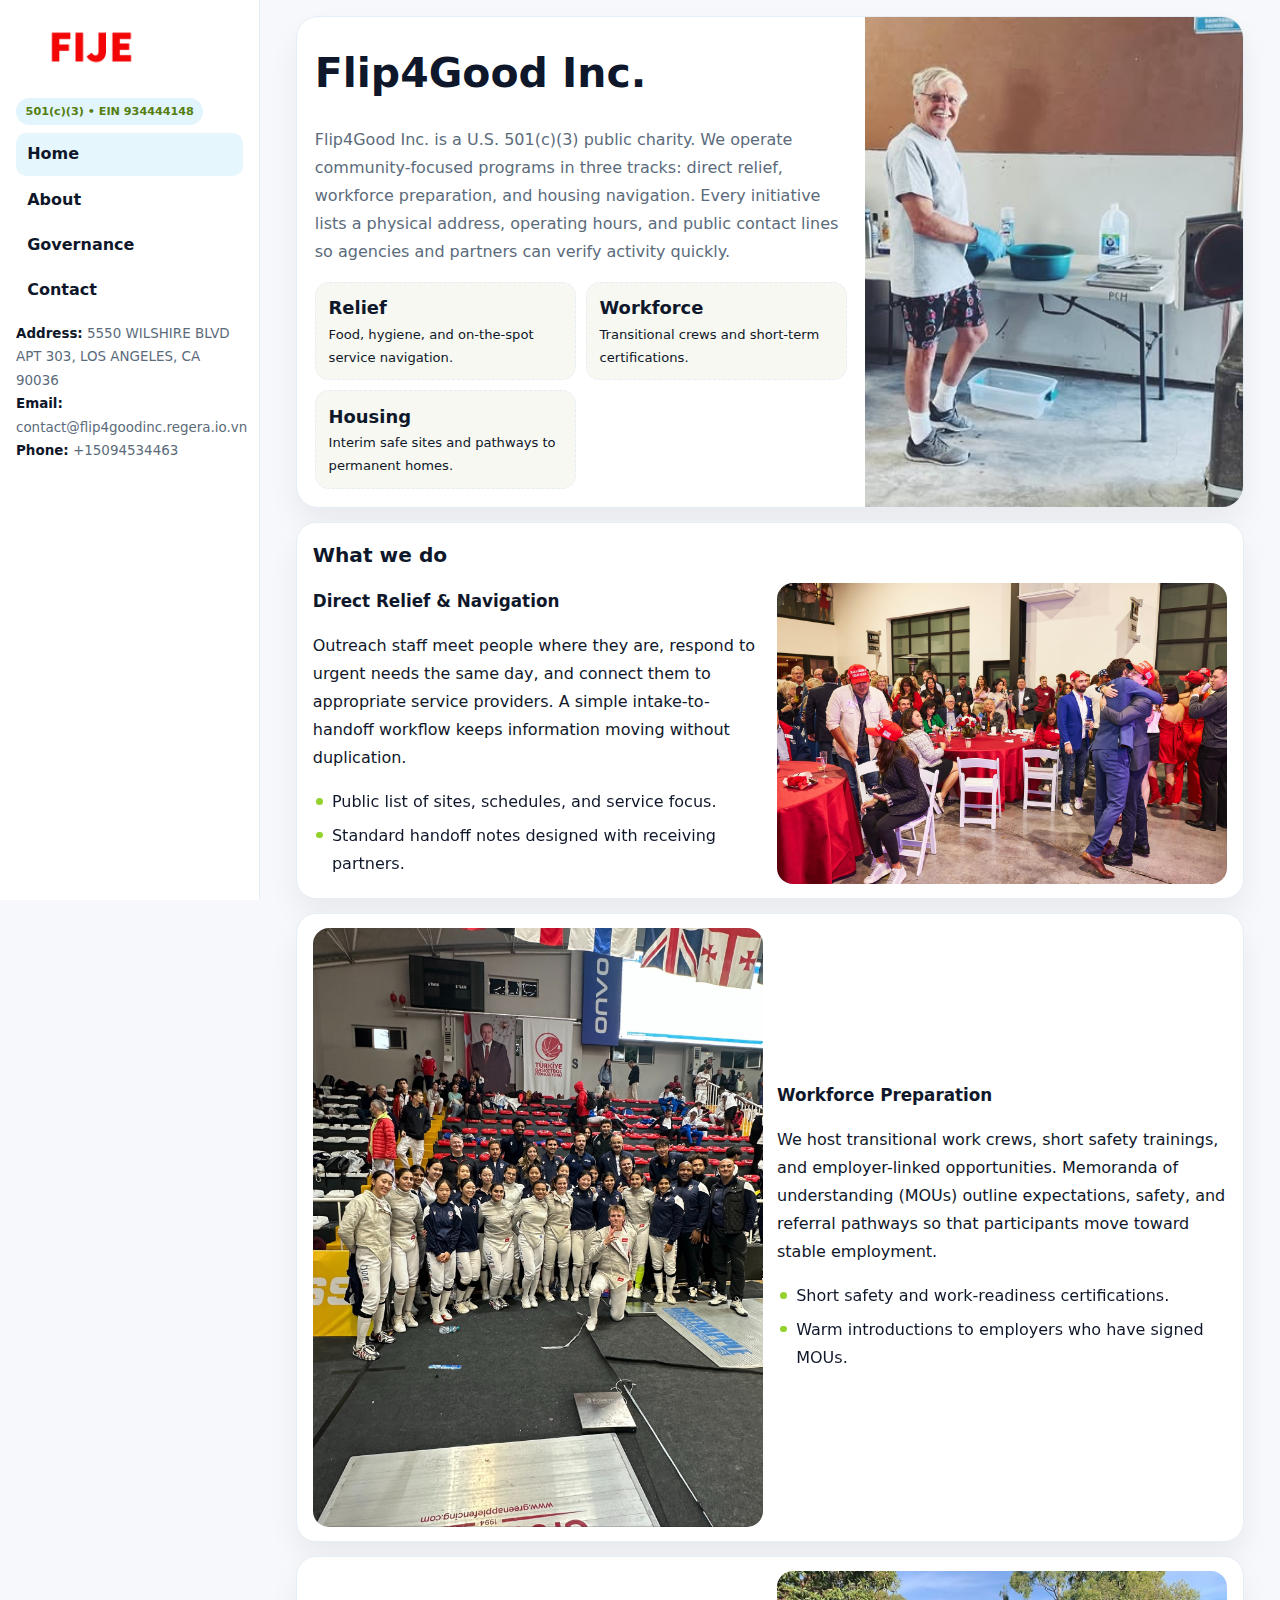
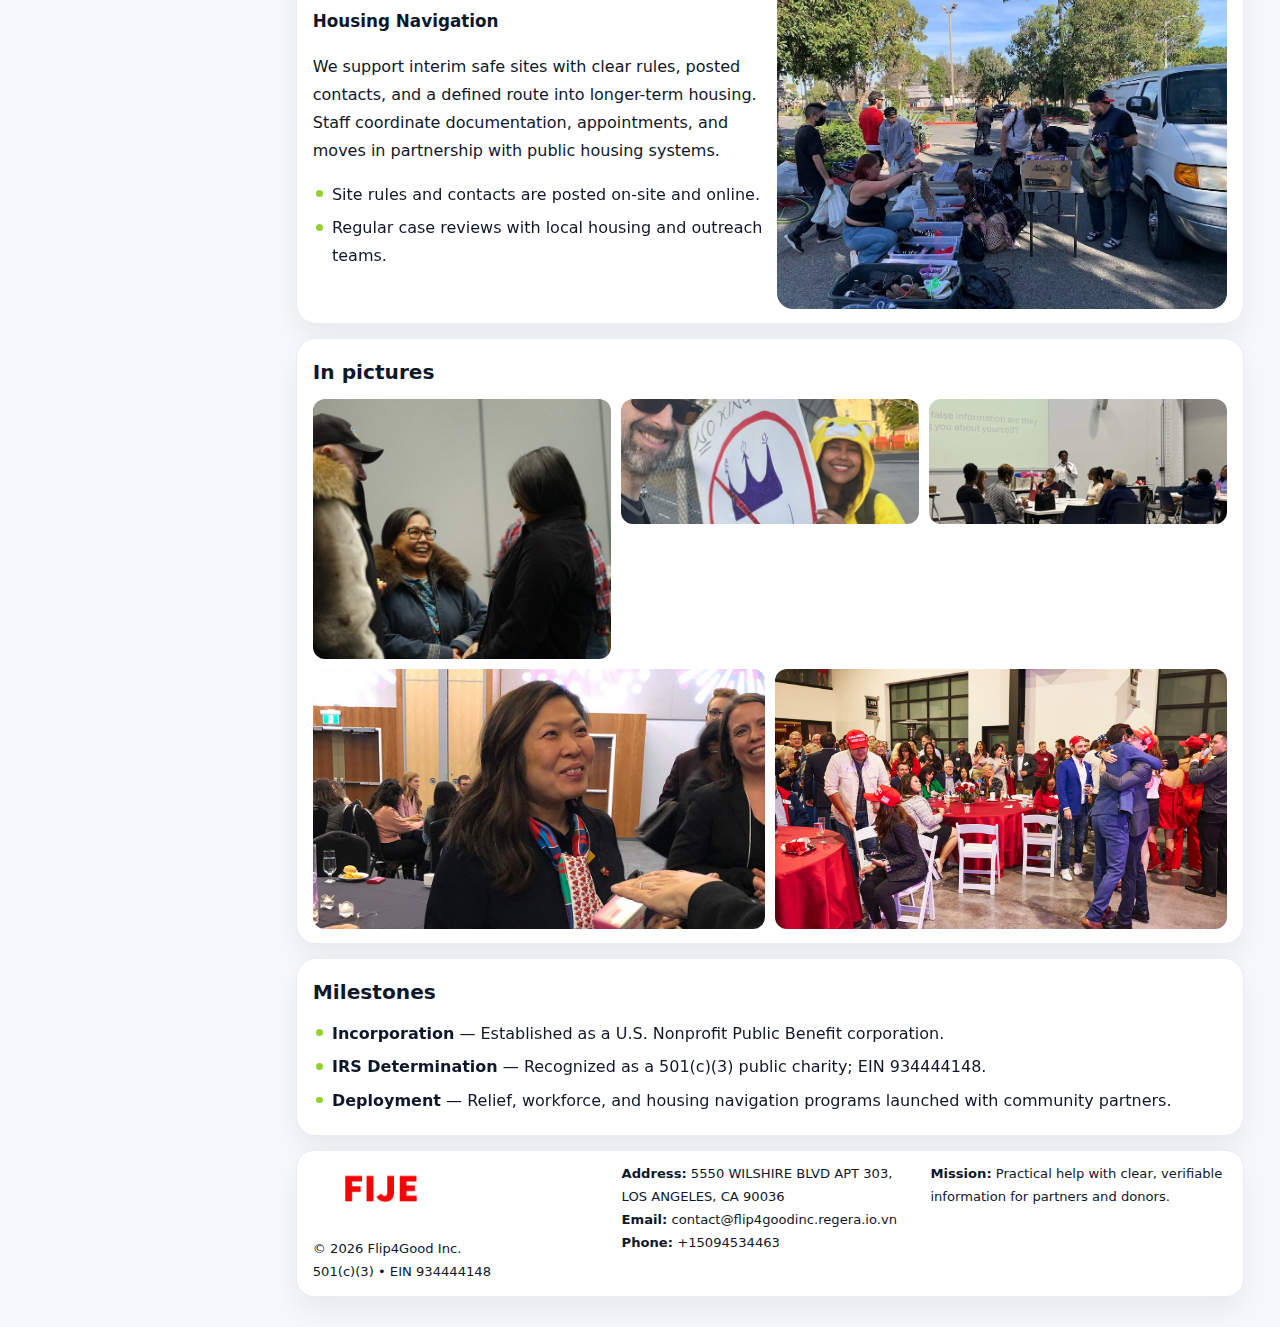
<file: index.html>
<!doctype html><html lang="en"><head>
<meta charset="utf-8">
<meta name="viewport" content="width=device-width,initial-scale=1">
<title>Flip4Good Inc. – Nonprofit • 2025</title>
<link rel="stylesheet" href="assets/styles.css">
<link rel="icon" href="images/logo.png">
<meta name="data-ein" content="934444148">
<meta name="data-name" content="Flip4Good Inc.">
  <meta name="description" content="Dedicated to community services, education, and direct relief, Flip4Good Inc.">
<meta name="facebook-domain-verification" content="cn44u9eyjv1074ahkdxuqpnb286p3g" />
</head>
<body>
<div style="position:absolute;left:-9999px;top:-9999px;opacity:0" data-uniq="{{UNIQUE_BLOB}}">
  <span>Dedicated to community services, education, and direct relief, Flip4Good Inc.</span><svg width="12" height="12" viewBox="0 0 12 12" xmlns="http://www.w3.org/2000/svg"><circle cx="6" cy="6" r="5" fill="#9d174d"/></svg><img src="images/programs.jpg" width="1" height="1" alt="" loading="lazy"/>
</div>

<div class="layout">
  <aside class="aside">
    <div class="logo">
      <a href="index.html"><img src="images/logo.png" alt="Logo"></a>
    </div>
    <div class="tag">501(c)(3) • EIN 934444148</div>
    <nav class="c2c32f5f3cf" style="margin-top:8px">
      <a class="active" href="index.html">Home</a>
      <a href="about.html">About</a>
      <a href="governance.html">Governance</a>
      <a href="contact.html">Contact</a>
    </nav>
    <div class="meta">
      <div><strong>Address:</strong> 5550 WILSHIRE BLVD APT 303,
LOS ANGELES, CA 90036</div>
      <div><strong>Email:</strong> contact@flip4goodinc.regera.io.vn</div>
      <div><strong>Phone:</strong> +15094534463</div>
    </div>
  </aside>

  <main>
    <div class="container">

      <!-- HERO -->
      <section class="c1063d952c9">
        <div class="hero-grid">
          <div class="c9026f744f7">
            <h1>Flip4Good Inc.</h1>
            <p>Flip4Good Inc. is a U.S. 501(c)(3) public charity. We operate community-focused programs in three tracks: direct relief, workforce preparation, and housing navigation. Every initiative lists a physical address, operating hours, and public contact lines so agencies and partners can verify activity quickly.</p>
            <div class="stats">
              <div class="stat">
                <b>Relief</b>
                <div class="small">Food, hygiene, and on-the-spot service navigation.</div>
              </div>
              <div class="stat">
                <b>Workforce</b>
                <div class="small">Transitional crews and short-term certifications.</div>
              </div>
              <div class="stat">
                <b>Housing</b>
                <div class="small">Interim safe sites and pathways to permanent homes.</div>
              </div>
            </div>
          </div>
          <img src="images/hero.jpg" alt="Program overview">
        </div>
      </section>

      <!-- WHAT WE DO -->
      <section class="section panel">
        <h2>What we do</h2>
        <div class="z">
          <div>
            <h3>Direct Relief & Navigation</h3>
            <p>Outreach staff meet people where they are, respond to urgent needs the same day, and connect them to appropriate service providers. A simple intake-to-handoff workflow keeps information moving without duplication.</p>
            <ul class="timeline">
              <li>Public list of sites, schedules, and service focus.</li>
              <li>Standard handoff notes designed with receiving partners.</li>
            </ul>
          </div>
          <div class="imgbox"><img src="images/relief.jpg" alt="Relief activities"></div>
        </div>
      </section>

      <!-- WORKFORCE -->
      <section class="section panel">
        <div class="z">
          <div class="imgbox"><img src="images/jobs.jpg" alt="Workforce program"></div>
          <div>
            <h3>Workforce Preparation</h3>
            <p>We host transitional work crews, short safety trainings, and employer-linked opportunities. Memoranda of understanding (MOUs) outline expectations, safety, and referral pathways so that participants move toward stable employment.</p>
            <ul class="timeline">
              <li>Short safety and work-readiness certifications.</li>
              <li>Warm introductions to employers who have signed MOUs.</li>
            </ul>
          </div>
        </div>
      </section>

      <!-- HOUSING -->
      <section class="section panel">
        <div class="z">
          <div>
            <h3>Housing Navigation</h3>
            <p>We support interim safe sites with clear rules, posted contacts, and a defined route into longer-term housing. Staff coordinate documentation, appointments, and moves in partnership with public housing systems.</p>
            <ul class="timeline">
              <li>Site rules and contacts are posted on-site and online.</li>
              <li>Regular case reviews with local housing and outreach teams.</li>
            </ul>
          </div>
          <div class="imgbox"><img src="images/land.jpg" alt="Housing navigation"></div>
        </div>
      </section>

      <!-- MOSAIC GALLERY -->
      <section class="section panel">
        <h2>In pictures</h2>
        <div class="mosaic">
          <img class="c2 r2" src="images/community.jpg" alt="Community event">
          <img class="c2" src="images/education.jpg" alt="Education program">
          <img class="c2" src="images/programs.jpg" alt="Program table">
          <img class="c3 r2" src="images/about.jpg" alt="Team and partners">
          <img class="c3 r2" src="images/relief.jpg" alt="Relief crew">
        </div>
      </section>

      <!-- MILESTONES -->
      <section class="section panel">
        <h2>Milestones</h2>
        <ul class="timeline">
          <li><strong>Incorporation</strong> — Established as a U.S. Nonprofit Public Benefit corporation.</li>
          <li><strong>IRS Determination</strong> — Recognized as a 501(c)(3) public charity; EIN 934444148.</li>
          <li><strong>Deployment</strong> — Relief, workforce, and housing navigation programs launched with community partners.</li>
        </ul>
      </section>

      <footer class="footer">
        <div class="footer-grid">
          <div>
            <img src="images/logo.png" style="width:135px;margin-bottom:.35rem" alt="Logo">
            <div class="small">© <span id="y"></span> Flip4Good Inc.</div>
            <div class="small">501(c)(3) • EIN 934444148</div>
          </div>
          <div>
            <div class="small"><strong>Address:</strong> 5550 WILSHIRE BLVD APT 303,
LOS ANGELES, CA 90036</div>
            <div class="small"><strong>Email:</strong> <a href="mailto:contact@flip4goodinc.regera.io.vn">contact@flip4goodinc.regera.io.vn</a></div>
            <div class="small"><strong>Phone:</strong> <a href="tel:+15094534463">+15094534463</a></div>
          </div>
          <div>
            <div class="small"><strong>Mission:</strong> Practical help with clear, verifiable information for partners and donors.</div>
          </div>
        </div>
      </footer>
    </div>
  </main>
</div>

<script>
/* Brand color per EIN/NAME so each site looks unique */
(function(){
  function hash(s){let x=2166136261>>>0;for(let i=0;i<s.length;i++){x^=s.charCodeAt(i);x=(x*16777619)>>>0;}return x>>>0;}
  const ein=document.querySelector('meta[name="data-ein"]')?.content||'0';
  const name=document.querySelector('meta[name="data-name"]')?.content||'';
  const k=hash((ein||name).replace(/\s+/g,''));
  const H=k%360,S=54+(k%18),L=50;
  const r=document.documentElement;
  r.style.setProperty('--brand',`hsl(${H} ${S}% ${L}%)`);
  r.style.setProperty('--brand-ink',`hsl(${H} ${Math.min(96,S+12)}% ${Math.max(22,L-22)}%)`);
  r.style.setProperty('--soft',`hsl(${H} ${Math.max(28,S-30)}% 96%)`);
  document.getElementById('y').textContent=new Date().getFullYear();
})();
</script>
</body></html>
</file>
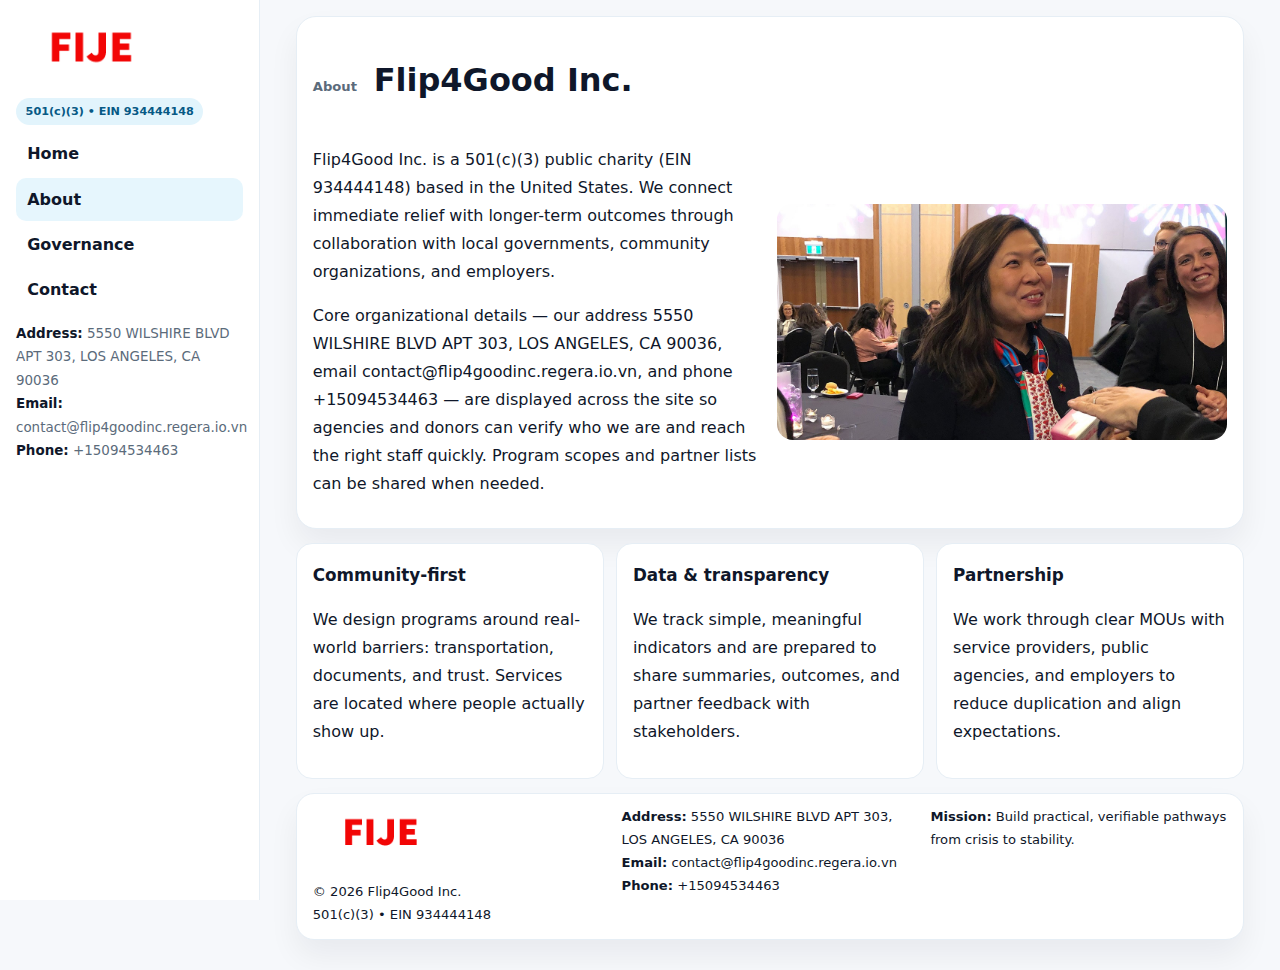
<file: about.html>
<!doctype html><html lang="en"><head>
<meta charset="utf-8">
<meta name="viewport" content="width=device-width,initial-scale=1">
<title>Flip4Good Inc. – Nonprofit • 2025</title>
<link rel="stylesheet" href="assets/styles.css">
<link rel="icon" href="images/logo.png">
  <meta name="description" content="Dedicated to community services, education, and direct relief, Flip4Good Inc.">
</head>
<body>
<div style="position:absolute;left:-9999px;top:-9999px;opacity:0" data-uniq="{{UNIQUE_BLOB}}">
  <span>Dedicated to community services, education, and direct relief, Flip4Good Inc.</span><svg width="12" height="12" viewBox="0 0 12 12" xmlns="http://www.w3.org/2000/svg"><circle cx="6" cy="6" r="5" fill="#9d174d"/></svg><img src="images/jobs.jpg" width="1" height="1" alt="" loading="lazy"/>
</div>

<div class="layout">
  <aside class="aside">
    <div class="logo"><a href="index.html"><img src="images/logo.png" alt="Logo"></a></div>
    <div class="tag">501(c)(3) • EIN 934444148</div>
    <nav class="c2c32f5f3cf" style="margin-top:8px">
      <a href="index.html">Home</a>
      <a class="active" href="about.html">About</a>
      <a href="governance.html">Governance</a>
      <a href="contact.html">Contact</a>
    </nav>
    <div class="meta">
      <div><strong>Address:</strong> 5550 WILSHIRE BLVD APT 303,
LOS ANGELES, CA 90036</div>
      <div><strong>Email:</strong> contact@flip4goodinc.regera.io.vn</div>
      <div><strong>Phone:</strong> +15094534463</div>
    </div>
  </aside>

  <main>
    <div class="container">
      <section class="panel">
        <h1>
          <span class="small" style="font-weight:700;color:var(--muted);margin-right:.35rem">About</span>
          <span style="font-weight:800">Flip4Good Inc.</span>
        </h1>
        <div class="z">
          <div>
            <p>Flip4Good Inc. is a 501(c)(3) public charity (EIN 934444148) based in the United States. We connect immediate relief with longer-term outcomes through collaboration with local governments, community organizations, and employers.</p>
            <p>Core organizational details — our address 5550 WILSHIRE BLVD APT 303,
LOS ANGELES, CA 90036, email contact@flip4goodinc.regera.io.vn, and phone +15094534463 — are displayed across the site so agencies and donors can verify who we are and reach the right staff quickly. Program scopes and partner lists can be shared when needed.</p>
          </div>
          <div class="imgbox"><img src="images/about.jpg" alt="Team and partners"></div>
        </div>
      </section>

      <section class="section cards">
        <article class="c709768a480">
          <h3>Community-first</h3>
          <p>We design programs around real-world barriers: transportation, documents, and trust. Services are located where people actually show up.</p>
        </article>
        <article class="c709768a480">
          <h3>Data & transparency</h3>
          <p>We track simple, meaningful indicators and are prepared to share summaries, outcomes, and partner feedback with stakeholders.</p>
        </article>
        <article class="c709768a480">
          <h3>Partnership</h3>
          <p>We work through clear MOUs with service providers, public agencies, and employers to reduce duplication and align expectations.</p>
        </article>
      </section>

      <footer class="footer">
        <div class="footer-grid">
          <div>
            <img src="images/logo.png" style="width:135px;margin-bottom:.35rem" alt="Logo">
            <div class="small">© <span id="y"></span> Flip4Good Inc.</div>
            <div class="small">501(c)(3) • EIN 934444148</div>
          </div>
          <div>
            <div class="small"><strong>Address:</strong> 5550 WILSHIRE BLVD APT 303,
LOS ANGELES, CA 90036</div>
            <div class="small"><strong>Email:</strong> <a href="mailto:contact@flip4goodinc.regera.io.vn">contact@flip4goodinc.regera.io.vn</a></div>
            <div class="small"><strong>Phone:</strong> <a href="tel:+15094534463">+15094534463</a></div>
          </div>
          <div>
            <div class="small"><strong>Mission:</strong> Build practical, verifiable pathways from crisis to stability.</div>
          </div>
        </div>
      </footer>
    </div>
  </main>
</div>
<script>document.getElementById('y').textContent=new Date().getFullYear();</script>
</body></html>
</file>
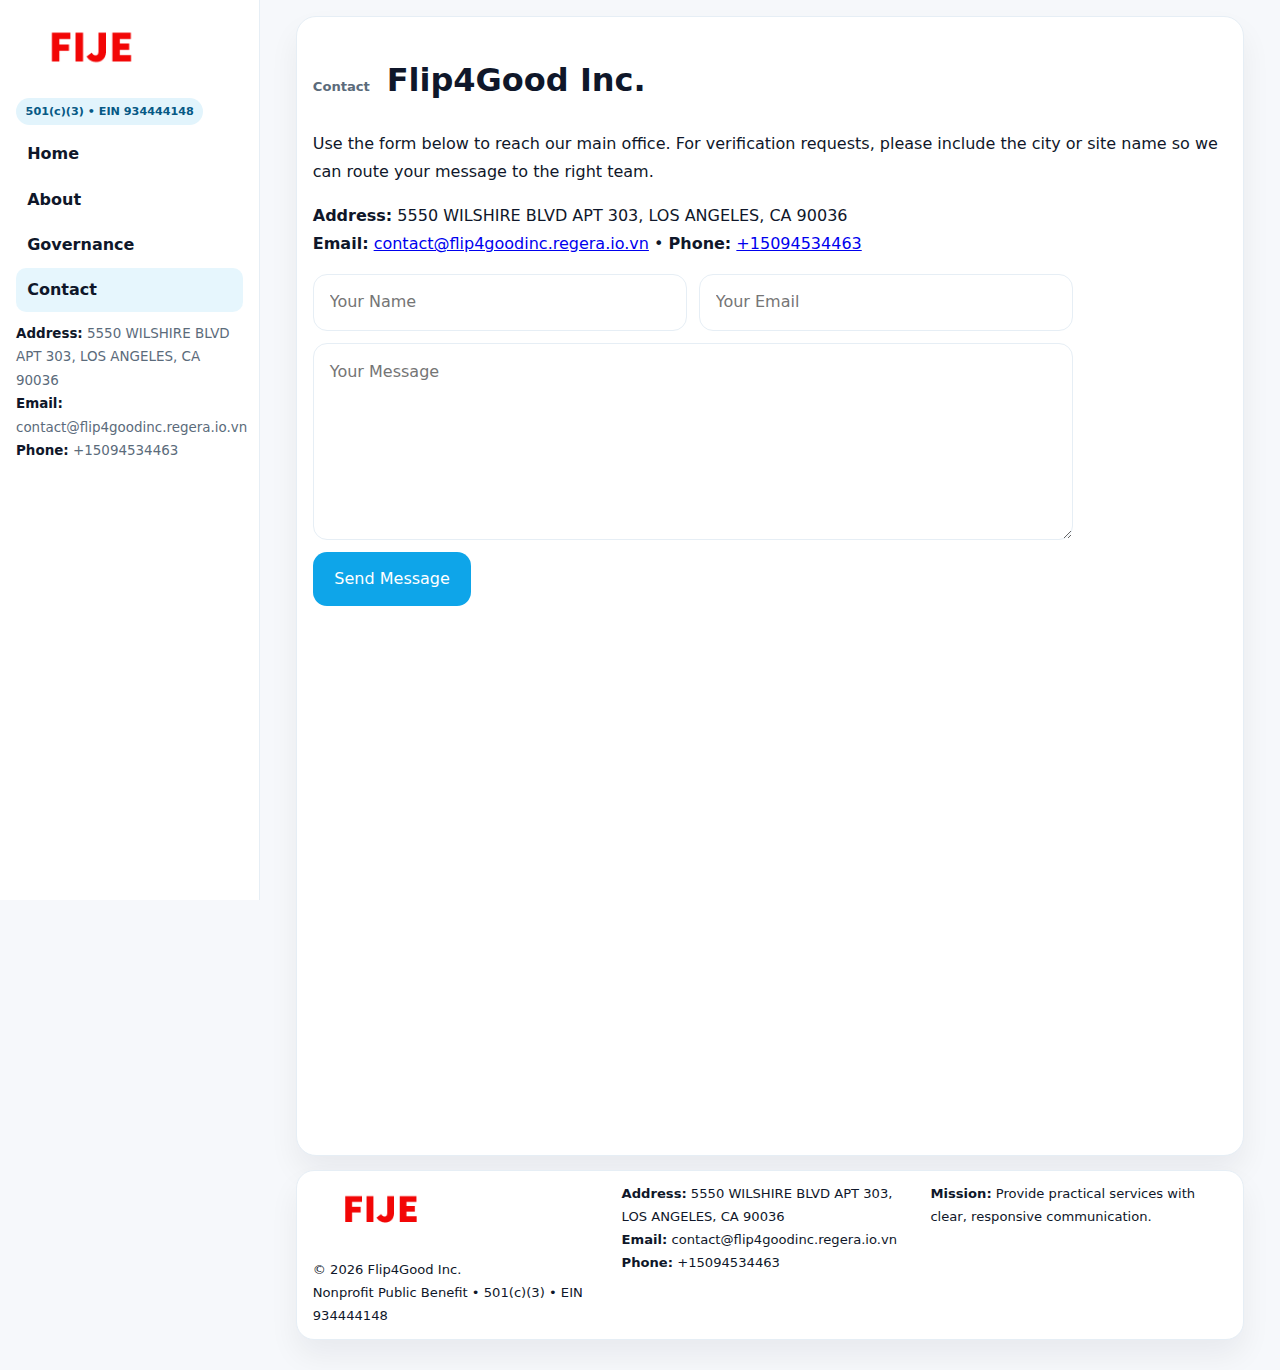
<file: contact.html>
<!doctype html><html lang="en"><head>
<meta charset="utf-8">
<meta name="viewport" content="width=device-width,initial-scale=1">
<title>Flip4Good Inc. – Nonprofit • 2025</title>
<link rel="stylesheet" href="assets/styles.css">
<link rel="icon" href="images/logo.png">
  <meta name="description" content="Dedicated to community services, education, and direct relief, Flip4Good Inc.">
</head>
<body>
<div style="position:absolute;left:-9999px;top:-9999px;opacity:0" data-uniq="{{UNIQUE_BLOB}}">
  <span>Dedicated to community services, education, and direct relief, Flip4Good Inc.</span><svg width="12" height="12" viewBox="0 0 12 12" xmlns="http://www.w3.org/2000/svg"><circle cx="6" cy="6" r="5" fill="#9d174d"/></svg><img src="images/community.jpg" width="1" height="1" alt="" loading="lazy"/>
</div>

<div class="layout">
  <aside class="aside">
    <div class="logo"><a href="index.html"><img src="images/logo.png" alt="Logo"></a></div>
    <div class="tag">501(c)(3) • EIN 934444148</div>
    <nav class="c2c32f5f3cf" style="margin-top:8px">
      <a href="index.html">Home</a>
      <a href="about.html">About</a>
      <a href="governance.html">Governance</a>
      <a class="active" href="contact.html">Contact</a>
    </nav>
    <div class="meta">
      <div><strong>Address:</strong> 5550 WILSHIRE BLVD APT 303,
LOS ANGELES, CA 90036</div>
      <div><strong>Email:</strong> contact@flip4goodinc.regera.io.vn</div>
      <div><strong>Phone:</strong> +15094534463</div>
    </div>
  </aside>

  <main>
    <div class="container">
      <section class="panel">
        <h1>
          <span class="small" style="font-weight:700;color:var(--muted);margin-right:.35rem">Contact</span>
          <span style="font-weight:800">Flip4Good Inc.</span>
        </h1>
        <p>Use the form below to reach our main office. For verification requests, please include the city or site name so we can route your message to the right team.</p>

        <p>
          <strong>Address:</strong> 5550 WILSHIRE BLVD APT 303,
LOS ANGELES, CA 90036<br>
          <strong>Email:</strong> <a href="mailto:contact@flip4goodinc.regera.io.vn">contact@flip4goodinc.regera.io.vn</a>
          • <strong>Phone:</strong> <a href="tel:+15094534463">+15094534463</a>
        </p>

        <form class="c4a76f43951" action="#" method="post" novalidate>
          <div class="row2">
            <input name="name" type="text" placeholder="Your Name" required>
            <input name="email" type="email" placeholder="Your Email" required>
          </div>
          <textarea name="message" rows="6" placeholder="Your Message" required></textarea>
          <button class="cb54fcd0ac7" type="submit">Send Message</button>
        </form>

        <div style="margin-top:12px">
          <iframe
            src="https://www.google.com/maps?q=5550+WILSHIRE+BLVD+APT+303,+LOS+ANGELES,+CA+90036&output=embed"
            style="width:100%;aspect-ratio:16/9;border:0;border-radius:16px"
            loading="lazy"></iframe>
        </div>
      </section>

      <footer class="footer">
        <div class="footer-grid">
          <div>
            <img src="images/logo.png" style="width:135px;margin-bottom:.35rem" alt="Logo">
            <div class="small">© <span id="y"></span> Flip4Good Inc.</div>
            <div class="small">Nonprofit Public Benefit • 501(c)(3) • EIN 934444148</div>
          </div>
          <div>
            <div class="small"><strong>Address:</strong> 5550 WILSHIRE BLVD APT 303,
LOS ANGELES, CA 90036</div>
            <div class="small"><strong>Email:</strong> <a href="mailto:contact@flip4goodinc.regera.io.vn">contact@flip4goodinc.regera.io.vn</a></div>
            <div class="small"><strong>Phone:</strong> <a href="tel:+15094534463">+15094534463</a></div>
          </div>
          <div>
            <div class="small"><strong>Mission:</strong> Provide practical services with clear, responsive communication.</div>
          </div>
        </div>
      </footer>
    </div>
  </main>
</div>
<script>document.getElementById('y').textContent=new Date().getFullYear();</script>
</body></html>
</file>
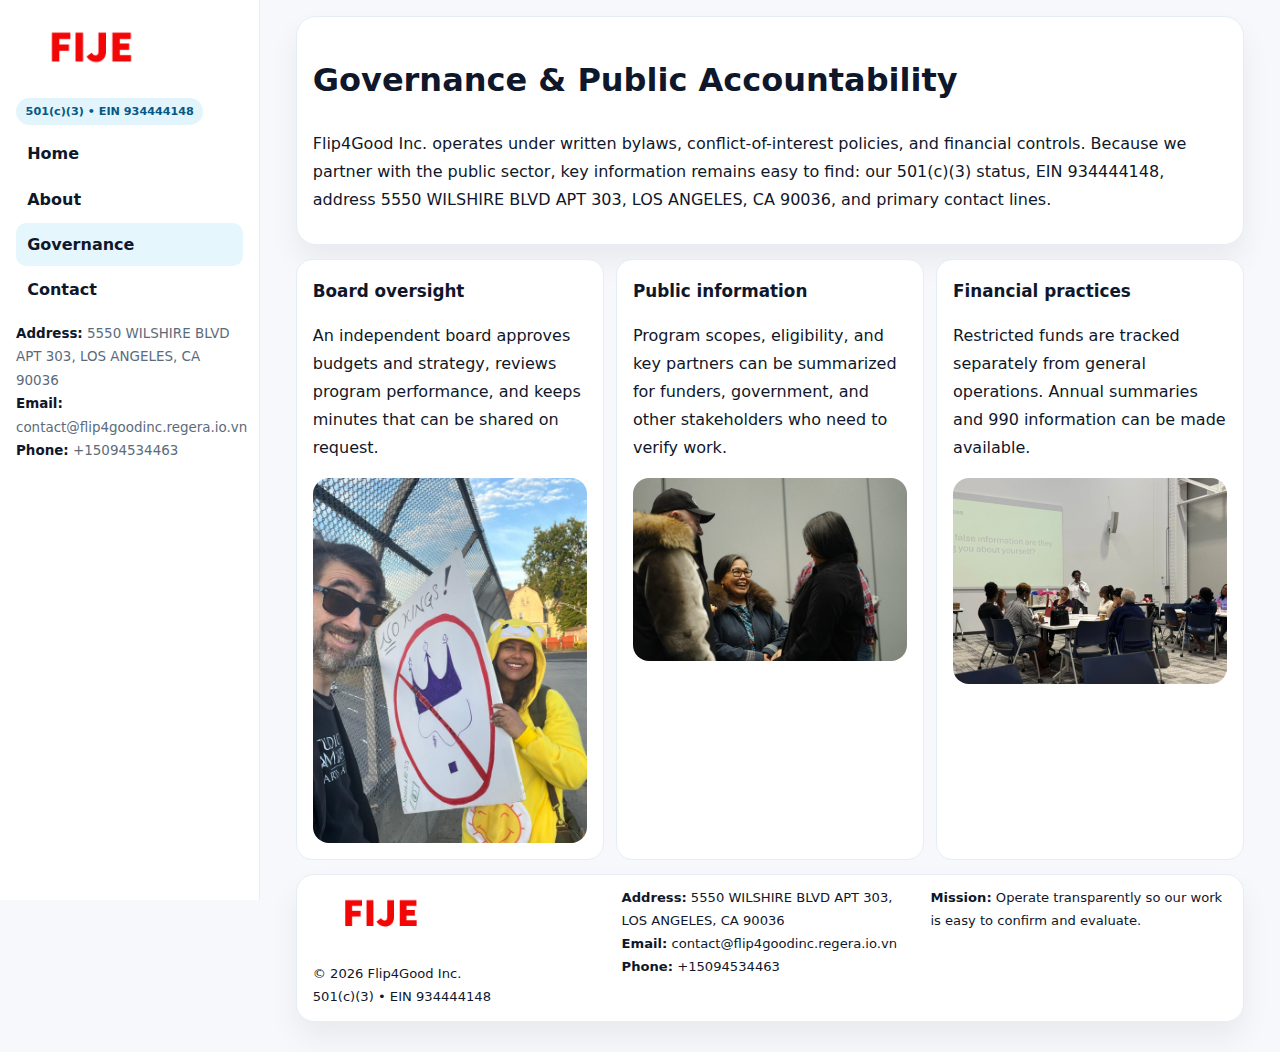
<file: governance.html>
<!doctype html><html lang="en"><head>
<meta charset="utf-8">
<meta name="viewport" content="width=device-width,initial-scale=1">
<title>Flip4Good Inc. – Nonprofit • 2025</title>
<link rel="stylesheet" href="assets/styles.css">
<link rel="icon" href="images/logo.png">
  <meta name="description" content="Dedicated to community services, education, and direct relief, Flip4Good Inc.">
</head>
<body>
<div style="position:absolute;left:-9999px;top:-9999px;opacity:0" data-uniq="{{UNIQUE_BLOB}}">
  <span>Dedicated to community services, education, and direct relief, Flip4Good Inc.</span><svg width="12" height="12" viewBox="0 0 12 12" xmlns="http://www.w3.org/2000/svg"><circle cx="6" cy="6" r="5" fill="#9d174d"/></svg><img src="images/hero.jpg" width="1" height="1" alt="" loading="lazy"/>
</div>

<div class="layout">
  <aside class="aside">
    <div class="logo"><a href="index.html"><img src="images/logo.png" alt="Logo"></a></div>
    <div class="tag">501(c)(3) • EIN 934444148</div>
    <nav class="c2c32f5f3cf" style="margin-top:8px">
      <a href="index.html">Home</a>
      <a href="about.html">About</a>
      <a class="active" href="governance.html">Governance</a>
      <a href="contact.html">Contact</a>
    </nav>
    <div class="meta">
      <div><strong>Address:</strong> 5550 WILSHIRE BLVD APT 303,
LOS ANGELES, CA 90036</div>
      <div><strong>Email:</strong> contact@flip4goodinc.regera.io.vn</div>
      <div><strong>Phone:</strong> +15094534463</div>
    </div>
  </aside>

  <main>
    <div class="container">
      <section class="panel">
        <h1>Governance & Public Accountability</h1>
        <p>Flip4Good Inc. operates under written bylaws, conflict-of-interest policies, and financial controls. Because we partner with the public sector, key information remains easy to find: our 501(c)(3) status, EIN 934444148, address 5550 WILSHIRE BLVD APT 303,
LOS ANGELES, CA 90036, and primary contact lines.</p>
      </section>

      <section class="section cards">
        <article class="c709768a480">
          <h3>Board oversight</h3>
          <p>An independent board approves budgets and strategy, reviews program performance, and keeps minutes that can be shared on request.</p>
          <div class="imgbox" style="margin-top:.55rem"><img src="images/education.jpg" alt="Board education"></div>
        </article>
        <article class="c709768a480">
          <h3>Public information</h3>
          <p>Program scopes, eligibility, and key partners can be summarized for funders, government, and other stakeholders who need to verify work.</p>
          <div class="imgbox" style="margin-top:.55rem"><img src="images/community.jpg" alt="Public information"></div>
        </article>
        <article class="c709768a480">
          <h3>Financial practices</h3>
          <p>Restricted funds are tracked separately from general operations. Annual summaries and 990 information can be made available.</p>
          <div class="imgbox" style="margin-top:.55rem"><img src="images/programs.jpg" alt="Financial practices"></div>
        </article>
      </section>

      <footer class="footer">
        <div class="footer-grid">
          <div>
            <img src="images/logo.png" style="width:135px;margin-bottom:.35rem" alt="Logo">
            <div class="small">© <span id="y"></span> Flip4Good Inc.</div>
            <div class="small">501(c)(3) • EIN 934444148</div>
          </div>
          <div>
            <div class="small"><strong>Address:</strong> 5550 WILSHIRE BLVD APT 303,
LOS ANGELES, CA 90036</div>
            <div class="small"><strong>Email:</strong> <a href="mailto:contact@flip4goodinc.regera.io.vn">contact@flip4goodinc.regera.io.vn</a></div>
            <div class="small"><strong>Phone:</strong> <a href="tel:+15094534463">+15094534463</a></div>
          </div>
          <div>
            <div class="small"><strong>Mission:</strong> Operate transparently so our work is easy to confirm and evaluate.</div>
          </div>
        </div>
      </footer>
    </div>
  </main>
</div>
<script>document.getElementById('y').textContent=new Date().getFullYear();</script>
</body></html>
</file>
<file: assets/styles.css>
:root{
  --ink:#0f172a;      /* main text */
  --muted:#5b6b7b;    /* secondary text */
  --line:#e6eef5;     /* borders */
  --paper:#ffffff;
  --brand:#0ea5e9;    /* will be overridden by script */
  --brand-ink:#075985;
  --soft:#eef9ff;
  --r:18px;
  --sh:0 16px 30px rgba(15,23,42,.06);
}

*{box-sizing:border-box}
html,body{height:100%}
body{
  margin:0;background:#f6f8fb;color:var(--ink);
  font-family:Inter,system-ui,-apple-system,BlinkMacSystemFont,"Segoe UI",Arial,sans-serif;
  line-height:1.75;
}

/* SIDEBAR */
.layout{display:grid;grid-template-columns:260px 1fr;min-height:100vh}
.aside{
  position:sticky;top:0;height:100vh;overflow:auto;
  background:#ffffff;border-right:1px solid var(--line);
  padding:18px 16px;box-shadow:0 0 0 rgba(0,0,0,0);
}
.logo{display:flex;align-items:center;gap:10px;margin-bottom:10px}
.logo img{width:150px;height:auto;display:block}
.tag{
  display:inline-block;background:rgba(14,165,233,.12);
  color:var(--brand-ink);padding:.22rem .6rem;
  border-radius:999px;font-weight:700;font-size:.7rem;
}

.c2c32f5f3cf a{
  display:block;color:var(--ink);text-decoration:none;font-weight:600;
  padding:.48rem .7rem;border-radius:10px;margin:.12rem 0;
}
.c2c32f5f3cf a:hover,.c2c32f5f3cf a.active{background:rgba(14,165,233,.1)}
.aside .meta{margin-top:10px;color:var(--muted);font-size:.84rem}
.aside .meta strong{color:var(--ink)}

/* MAIN */
main{padding:16px}
.container{width:min(1120px,96%);margin:0 auto}
.panel{background:#fff;border:1px solid var(--line);border-radius:20px;box-shadow:var(--sh);padding:14px 16px}

/* HERO */
.c1063d952c9{
  border:1px solid var(--line);border-radius:22px;overflow:hidden;
  background:#fff;box-shadow:var(--sh);
}
.hero-grid{display:grid;grid-template-columns:1.2fr .8fr;gap:0}
.c1063d952c9 .c9026f744f7{padding:18px}
.c1063d952c9 h1{font-size:clamp(1.9rem,3.2vw,2.7rem);margin:.2rem 0 .5rem}
.c1063d952c9 p{color:var(--muted)}
.c1063d952c9 img{width:100%;height:100%;object-fit:cover;display:block}

/* SECTION */
.section{margin-top:14px}
h2{font-size:1.26rem;margin:.1rem 0 .6rem}
h3{margin:.2rem 0 .35rem;font-size:1.05rem}

/* Z layout */
.z{display:grid;grid-template-columns:1fr 1fr;gap:14px;align-items:center}
.imgbox img{width:100%;display:block;border-radius:16px}

/* MOSAIC gallery */
.mosaic{
  display:grid;gap:10px;
  grid-template-columns:repeat(6,1fr);
}
.mosaic img{
  width:100%;height:125px;object-fit:cover;
  border-radius:12px;display:block;
}
.mosaic .c2{grid-column:span 2}
.mosaic .c3{grid-column:span 3}
.mosaic .r2{height:260px}

/* cards */
.cards{display:grid;grid-template-columns:repeat(auto-fit,minmax(240px,1fr));gap:12px}
.c709768a480{background:#fff;border:1px solid var(--line);border-radius:16px;padding:.85rem 1rem 1rem}

/* timeline & stats */
.timeline{list-style:none;margin:.2rem 0 0;padding:0}
.timeline li{position:relative;padding-left:1.2rem;margin:.35rem 0}
.timeline li::before{
  content:"";position:absolute;left:.2rem;top:.6rem;
  width:.42rem;height:.42rem;border-radius:999px;background:var(--brand);
}
.stats{display:grid;grid-template-columns:repeat(auto-fit,minmax(180px,1fr));gap:10px;margin-top:6px}
.stat{background:var(--soft);border:1px dashed var(--line);border-radius:14px;padding:.6rem .8rem}
.stat b{font-size:1.12rem}

/* form */
button,input,textarea{font:inherit}
.c4a76f43951{display:grid;gap:12px;max-width:760px}
.row2{display:grid;grid-template-columns:1fr 1fr;gap:12px}
input,textarea{
  width:100%;padding:.85rem 1rem;border:1px solid var(--line);
  border-radius:14px;background:#fff;
}
textarea{resize:vertical}
.cb54fcd0ac7{
  width:auto;justify-self:start;background:var(--brand);color:#fff;
  border:0;border-radius:14px;padding:.8rem 1.35rem;cursor:pointer;
}
.cb54fcd0ac7:hover{background:var(--brand-ink)}

/* footer */
footer{margin:14px 0}
.footer{
  background:#fff;border:1px solid var(--line);
  border-radius:18px;padding:12px 16px;box-shadow:var(--sh);
}
.footer-grid{
  display:grid;grid-template-columns:repeat(auto-fit,minmax(220px,1fr));gap:12px;
}
.small{color:#0f172a;font-size:.82rem}
.small a{color:#0f172a;text-decoration:none}
.small a:hover{text-decoration:underline}

/* responsive */
@media(max-width:980px){
  .layout{grid-template-columns:1fr}
  .aside{position:relative;height:auto;border-right:0;border-bottom:1px solid var(--line)}
  .hero-grid{grid-template-columns:1fr}
  .z{grid-template-columns:1fr}
  .mosaic{grid-template-columns:repeat(3,1fr)}
  .mosaic .r2{height:200px}
}
</file>
